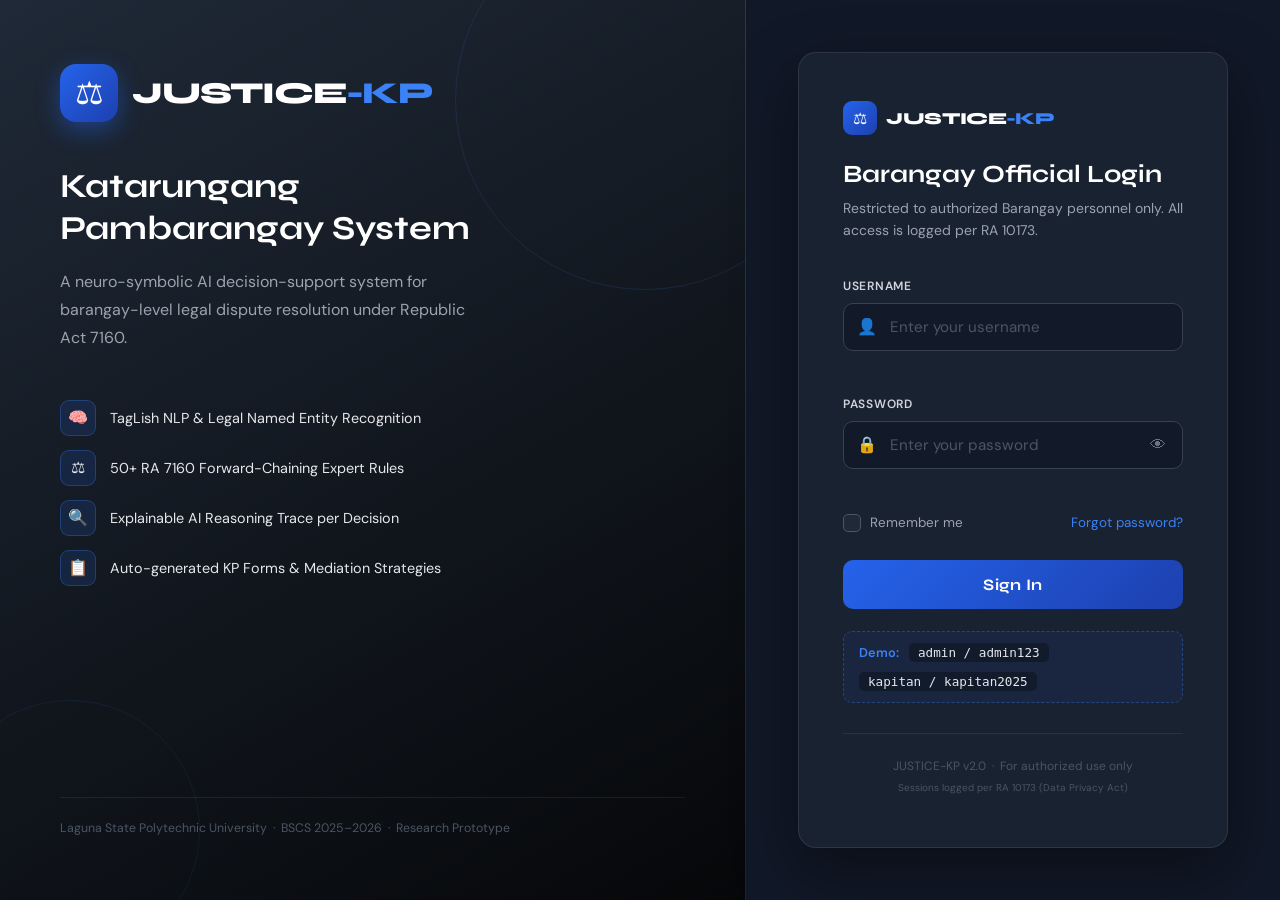
<file: index.html>
<!DOCTYPE html>
<html lang="en">
<head>
  <meta charset="UTF-8" />
  <meta name="viewport" content="width=device-width, initial-scale=1.0" />
  <title>JUSTICE-KP | Login</title>
  <link rel="preconnect" href="https://fonts.googleapis.com" />
  <link rel="preconnect" href="https://fonts.gstatic.com" crossorigin />
  <link href="https://fonts.googleapis.com/css2?family=Syne:wght@400;600;700;800&family=DM+Sans:opsz,wght@9..40,300;9..40,400;9..40,500;9..40,600&display=swap" rel="stylesheet" />
  <style>
    :root {
      --blue-700:#1d40af; --blue-600:#1d4ed8; --blue-500:#2563eb;
      --blue-400:#3b82f6; --blue-300:#93c5fd; --blue-200:#bfdbfe;
      --black:#060709; --gray-900:#111827; --gray-800:#1f2937;
      --gray-700:#374151; --gray-600:#4b5563; --gray-500:#6b7280;
      --gray-400:#9ca3af; --gray-300:#d1d5db; --gray-200:#e5e7eb;
      --white:#ffffff; --red-500:#ef4444; --red-300:#fca5a5;
      --radius:10px; --radius-lg:18px;
      --font-head:'Syne',sans-serif; --font-body:'DM Sans',sans-serif;
      --trans:all 0.22s ease;
    }
    *,*::before,*::after{box-sizing:border-box;margin:0;padding:0;}
    body{font-family:var(--font-body);background:var(--gray-900);color:var(--white);min-height:100vh;display:flex;align-items:stretch;overflow-x:hidden;position:relative;}
    .bg-grid{position:fixed;inset:0;z-index:0;background-image:linear-gradient(rgba(59,130,246,.05) 1px,transparent 1px),linear-gradient(90deg,rgba(59,130,246,.05) 1px,transparent 1px);background-size:44px 44px;pointer-events:none;}
    .bg-glow{position:fixed;z-index:0;border-radius:50%;pointer-events:none;filter:blur(100px);opacity:.2;}
    .bg-glow.tl{width:520px;height:520px;top:-180px;left:-150px;background:var(--blue-500);}
    .bg-glow.br{width:440px;height:440px;bottom:-160px;right:-120px;background:var(--blue-700);}
    .login-wrapper{position:relative;z-index:1;display:flex;width:100%;min-height:100vh;}
    /* Brand panel */
    .brand-panel{flex:1.15;background:linear-gradient(150deg,var(--gray-800) 0%,var(--black) 100%);padding:64px 60px;display:flex;flex-direction:column;justify-content:center;border-right:1px solid rgba(255,255,255,.07);position:relative;overflow:hidden;}
    .brand-panel::before{content:'';position:absolute;top:-90px;right:-90px;width:380px;height:380px;border-radius:50%;border:1px solid rgba(59,130,246,.14);}
    .brand-panel::after{content:'';position:absolute;bottom:-60px;left:-60px;width:260px;height:260px;border-radius:50%;border:1px solid rgba(59,130,246,.09);}
    .brand-logo{display:flex;align-items:center;gap:14px;margin-bottom:44px;}
    .logo-box{font-size:2rem;background:linear-gradient(135deg,var(--blue-500),var(--blue-700));width:58px;height:58px;border-radius:16px;display:flex;align-items:center;justify-content:center;box-shadow:0 8px 24px rgba(37,99,235,.45);flex-shrink:0;}
    .logo-wordmark{font-family:var(--font-head);font-size:1.9rem;font-weight:800;letter-spacing:-.04em;color:var(--white);}
    .logo-wordmark span{color:var(--blue-400);}
    .brand-title{font-family:var(--font-head);font-size:2.1rem;font-weight:700;line-height:1.25;margin-bottom:18px;color:var(--white);}
    .brand-sub{font-size:1rem;color:var(--gray-400);line-height:1.75;max-width:420px;margin-bottom:48px;}
    .feature-list{display:flex;flex-direction:column;gap:14px;margin-bottom:56px;}
    .feature-row{display:flex;align-items:center;gap:14px;font-size:.9rem;color:var(--gray-200);}
    .feature-dot{width:36px;height:36px;border-radius:9px;flex-shrink:0;background:rgba(37,99,235,.15);border:1px solid rgba(59,130,246,.3);display:flex;align-items:center;justify-content:center;font-size:1rem;}
    .brand-foot{font-size:.77rem;color:var(--gray-600);border-top:1px solid rgba(255,255,255,.07);padding-top:22px;margin-top:auto;}
    /* Form panel */
    .form-panel{flex:.85;background:var(--gray-900);display:flex;align-items:center;justify-content:center;padding:48px 36px;}
    .form-card{width:100%;max-width:430px;background:rgba(31,41,55,.65);border:1px solid rgba(255,255,255,.09);border-radius:var(--radius-lg);padding:48px 44px;backdrop-filter:blur(16px);box-shadow:0 24px 64px rgba(0,0,0,.4);}
    .card-logo{display:flex;align-items:center;gap:9px;margin-bottom:24px;}
    .card-logo-box{font-size:1rem;background:linear-gradient(135deg,var(--blue-500),var(--blue-700));width:34px;height:34px;border-radius:9px;display:flex;align-items:center;justify-content:center;}
    .card-logo-text{font-family:var(--font-head);font-size:1.05rem;font-weight:800;color:var(--white);letter-spacing:-.02em;}
    .card-logo-text span{color:var(--blue-400);}
    .card-heading{margin-bottom:36px;}
    .card-heading h2{font-family:var(--font-head);font-size:1.55rem;font-weight:700;color:var(--white);margin-bottom:8px;}
    .card-heading p{font-size:.875rem;color:var(--gray-400);line-height:1.6;}
    .field-group{margin-bottom:22px;}
    .field-group label{display:block;font-size:.75rem;font-weight:600;text-transform:uppercase;letter-spacing:.06em;color:var(--gray-300);margin-bottom:9px;}
    .field-wrap{position:relative;display:flex;align-items:center;}
    .field-icon{position:absolute;left:14px;font-size:1rem;pointer-events:none;line-height:1;}
    .field-wrap input{width:100%;background:rgba(17,24,39,.7);border:1.5px solid var(--gray-700);border-radius:var(--radius);padding:13px 16px 13px 46px;font-family:var(--font-body);font-size:.95rem;color:var(--white);outline:none;transition:var(--trans);}
    .field-wrap input::placeholder{color:var(--gray-600);}
    .field-wrap input:focus{border-color:var(--blue-500);background:rgba(37,99,235,.07);box-shadow:0 0 0 3px rgba(59,130,246,.18);}
    .field-group.has-error .field-wrap input{border-color:var(--red-500);box-shadow:0 0 0 3px rgba(239,68,68,.13);}
    .err-text{display:block;font-size:.77rem;color:var(--red-500);margin-top:6px;min-height:17px;}
    .pw-toggle{position:absolute;right:12px;background:none;border:none;cursor:pointer;font-size:1rem;color:var(--gray-500);padding:5px;transition:var(--trans);}
    .pw-toggle:hover{color:var(--white);}
    .extras-row{display:flex;justify-content:space-between;align-items:center;margin-bottom:28px;}
    .cb-label{display:flex;align-items:center;gap:9px;font-size:.84rem;color:var(--gray-400);cursor:pointer;user-select:none;}
    .cb-label input{display:none;}
    .cb-box{width:18px;height:18px;border-radius:5px;border:1.5px solid var(--gray-600);background:var(--gray-800);display:inline-flex;align-items:center;justify-content:center;transition:var(--trans);font-size:.65rem;color:white;}
    .cb-label input:checked ~ .cb-box{background:var(--blue-500);border-color:var(--blue-500);}
    .forgot-link{font-size:.84rem;color:var(--blue-400);text-decoration:none;transition:var(--trans);}
    .forgot-link:hover{color:var(--white);text-decoration:underline;}
    .btn-login{width:100%;padding:15px 24px;background:linear-gradient(135deg,var(--blue-500) 0%,var(--blue-700) 100%);border:none;border-radius:var(--radius);font-family:var(--font-head);font-size:1rem;font-weight:700;color:var(--white);cursor:pointer;display:flex;align-items:center;justify-content:center;gap:8px;transition:var(--trans);letter-spacing:.02em;position:relative;overflow:hidden;}
    .btn-login::after{content:'';position:absolute;inset:0;background:linear-gradient(135deg,rgba(255,255,255,.1),transparent);opacity:0;transition:var(--trans);}
    .btn-login:hover::after{opacity:1;}
    .btn-login:hover{transform:translateY(-2px);box-shadow:0 10px 28px rgba(29,78,216,.5);}
    .btn-login:active{transform:translateY(0);}
    .btn-login:disabled{opacity:.55;cursor:not-allowed;transform:none;box-shadow:none;}
    .dot-row{display:flex;gap:5px;}
    .dot{width:7px;height:7px;border-radius:50%;background:white;animation:pulse .65s infinite alternate;}
    .dot:nth-child(2){animation-delay:.18s;} .dot:nth-child(3){animation-delay:.36s;}
    @keyframes pulse{from{opacity:.25;transform:scale(.65);}to{opacity:1;transform:scale(1);}}
    .hidden{display:none!important;}
    .alert-error{margin-top:16px;background:rgba(239,68,68,.1);border:1px solid rgba(239,68,68,.32);border-radius:var(--radius);padding:11px 15px;font-size:.85rem;color:var(--red-300);display:flex;align-items:center;gap:9px;animation:shake .3s ease;}
    @keyframes shake{0%,100%{transform:translateX(0);}25%{transform:translateX(-7px);}75%{transform:translateX(7px);}}
    .demo-hint{margin-top:22px;padding:11px 15px;background:rgba(37,99,235,.08);border:1px dashed rgba(59,130,246,.35);border-radius:9px;font-size:.8rem;color:var(--gray-500);display:flex;align-items:center;gap:10px;flex-wrap:wrap;}
    .demo-label{color:var(--blue-400);font-weight:600;white-space:nowrap;}
    .demo-hint code{background:rgba(0,0,0,.3);padding:2px 9px;border-radius:5px;font-size:.79rem;color:var(--gray-200);}
    .card-footer{margin-top:30px;padding-top:22px;border-top:1px solid rgba(255,255,255,.07);font-size:.75rem;color:var(--gray-600);text-align:center;line-height:1.8;}
    @media(max-width:860px){.brand-panel{display:none;}.form-panel{flex:1;padding:28px 18px;}.form-card{padding:36px 28px;}}
  </style>
</head>
<body>
  <div class="bg-grid"></div>
  <div class="bg-glow tl"></div>
  <div class="bg-glow br"></div>

  <div class="login-wrapper">
    <!-- LEFT BRAND PANEL -->
    <div class="brand-panel">
      <div class="brand-logo">
        <div class="logo-box">⚖</div>
        <div class="logo-wordmark">JUSTICE<span>-KP</span></div>
      </div>
      <h1 class="brand-title">Katarungang<br/>Pambarangay System</h1>
      <p class="brand-sub">A neuro-symbolic AI decision-support system for barangay-level legal dispute resolution under Republic Act&nbsp;7160.</p>
      <div class="feature-list">
        <div class="feature-row"><div class="feature-dot">🧠</div><span>TagLish NLP &amp; Legal Named Entity Recognition</span></div>
        <div class="feature-row"><div class="feature-dot">⚖</div><span>50+ RA 7160 Forward-Chaining Expert Rules</span></div>
        <div class="feature-row"><div class="feature-dot">🔍</div><span>Explainable AI Reasoning Trace per Decision</span></div>
        <div class="feature-row"><div class="feature-dot">📋</div><span>Auto-generated KP Forms &amp; Mediation Strategies</span></div>
      </div>
      <div class="brand-foot">Laguna State Polytechnic University &nbsp;·&nbsp; BSCS 2025–2026 &nbsp;·&nbsp; Research Prototype</div>
    </div>

    <!-- RIGHT FORM PANEL -->
    <div class="form-panel">
      <div class="form-card">
        <div class="card-logo">
          <div class="card-logo-box">⚖</div>
          <div class="card-logo-text">JUSTICE<span>-KP</span></div>
        </div>
        <div class="card-heading">
          <h2>Barangay Official Login</h2>
          <p>Restricted to authorized Barangay personnel only. All access is logged per RA&nbsp;10173.</p>
        </div>
        <form id="loginForm" novalidate>
          <div class="field-group" id="fg-user">
            <label for="username">Username</label>
            <div class="field-wrap">
              <span class="field-icon">👤</span>
              <input type="text" id="username" placeholder="Enter your username" autocomplete="username"/>
            </div>
            <span class="err-text" id="err-user"></span>
          </div>
          <div class="field-group" id="fg-pass">
            <label for="password">Password</label>
            <div class="field-wrap">
              <span class="field-icon">🔒</span>
              <input type="password" id="password" placeholder="Enter your password" autocomplete="current-password"/>
              <button type="button" class="pw-toggle" id="pwToggle">👁</button>
            </div>
            <span class="err-text" id="err-pass"></span>
          </div>
          <div class="extras-row">
            <label class="cb-label">
              <input type="checkbox" id="rememberMe"/>
              <span class="cb-box" id="cbBox"></span>
              Remember me
            </label>
            <a href="#" class="forgot-link">Forgot password?</a>
          </div>
          <button type="submit" class="btn-login" id="btnLogin">
            <span id="btnText">Sign In</span>
            <span class="dot-row hidden" id="btnLoader"><span class="dot"></span><span class="dot"></span><span class="dot"></span></span>
          </button>
          <div class="alert-error hidden" id="alertError"><span>⚠</span>&nbsp;Invalid credentials. Please try again.</div>
        </form>
        <div class="demo-hint">
          <span class="demo-label">Demo:</span>
          <code>admin / admin123</code>&nbsp;
          <code>kapitan / kapitan2025</code>
        </div>
        <div class="card-footer">JUSTICE-KP v2.0 &nbsp;·&nbsp; For authorized use only<br/><small>Sessions logged per RA 10173 (Data Privacy Act)</small></div>
      </div>
    </div>
  </div>

  <script>
    (function(){
      'use strict';
      const USERS=[
        {username:'admin',   password:'admin123',    role:'Administrator',   barangay:'Barangay 1 Santa Cruz'},
        {username:'kapitan', password:'kapitan2025', role:'Punong Barangay', barangay:'Barangay Pila Proper'},
        {username:'lupon',   password:'lupon2025',   role:'Lupon Member',    barangay:'Barangay 2 Pagsanjan'},
      ];
      const form=document.getElementById('loginForm'),inpU=document.getElementById('username'),
            inpP=document.getElementById('password'),toggle=document.getElementById('pwToggle'),
            btn=document.getElementById('btnLogin'),btnTxt=document.getElementById('btnText'),
            ldr=document.getElementById('btnLoader'),alertEl=document.getElementById('alertError'),
            errU=document.getElementById('err-user'),errP=document.getElementById('err-pass'),
            fgU=document.getElementById('fg-user'),fgP=document.getElementById('fg-pass'),
            remMe=document.getElementById('rememberMe'),cbBox=document.getElementById('cbBox');

      remMe.addEventListener('change',()=>{cbBox.textContent=remMe.checked?'✓':'';});
      toggle.addEventListener('click',()=>{const s=inpP.type==='password';inpP.type=s?'text':'password';toggle.textContent=s?'🙈':'👁';});
      inpU.addEventListener('input',()=>{fgU.classList.remove('has-error');errU.textContent='';alertEl.classList.add('hidden');});
      inpP.addEventListener('input',()=>{fgP.classList.remove('has-error');errP.textContent='';alertEl.classList.add('hidden');});
      inpU.addEventListener('blur',()=>{if(!inpU.value.trim()){fgU.classList.add('has-error');errU.textContent='Username is required.';}});
      inpP.addEventListener('blur',()=>{if(!inpP.value){fgP.classList.add('has-error');errP.textContent='Password is required.';}});

      form.addEventListener('submit',function(e){
        e.preventDefault(); alertEl.classList.add('hidden');
        let ok=true;
        if(!inpU.value.trim()){fgU.classList.add('has-error');errU.textContent='Username is required.';ok=false;}
        if(!inpP.value){fgP.classList.add('has-error');errP.textContent='Password is required.';ok=false;}
        if(!ok)return;
        btn.disabled=true; btnTxt.classList.add('hidden'); ldr.classList.remove('hidden');
        setTimeout(function(){
          const m=USERS.find(u=>u.username===inpU.value.trim()&&u.password===inpP.value);
          btn.disabled=false; btnTxt.classList.remove('hidden'); ldr.classList.add('hidden');
          if(m){
            sessionStorage.setItem('justice_kp_user',JSON.stringify({username:m.username,role:m.role,barangay:m.barangay,loginTime:new Date().toISOString()}));
            if(remMe.checked)localStorage.setItem('justice_kp_remember',m.username);
            window.location.href='main_page.html';
          } else {
            alertEl.classList.remove('hidden'); inpP.value='';
          }
        },900);
      });
      const saved=localStorage.getItem('justice_kp_remember');
      if(saved){inpU.value=saved;remMe.checked=true;cbBox.textContent='✓';}
      if(sessionStorage.getItem('justice_kp_user'))window.location.href='main_page.html';
    })();
  </script>
</body>
</html>
</file>
